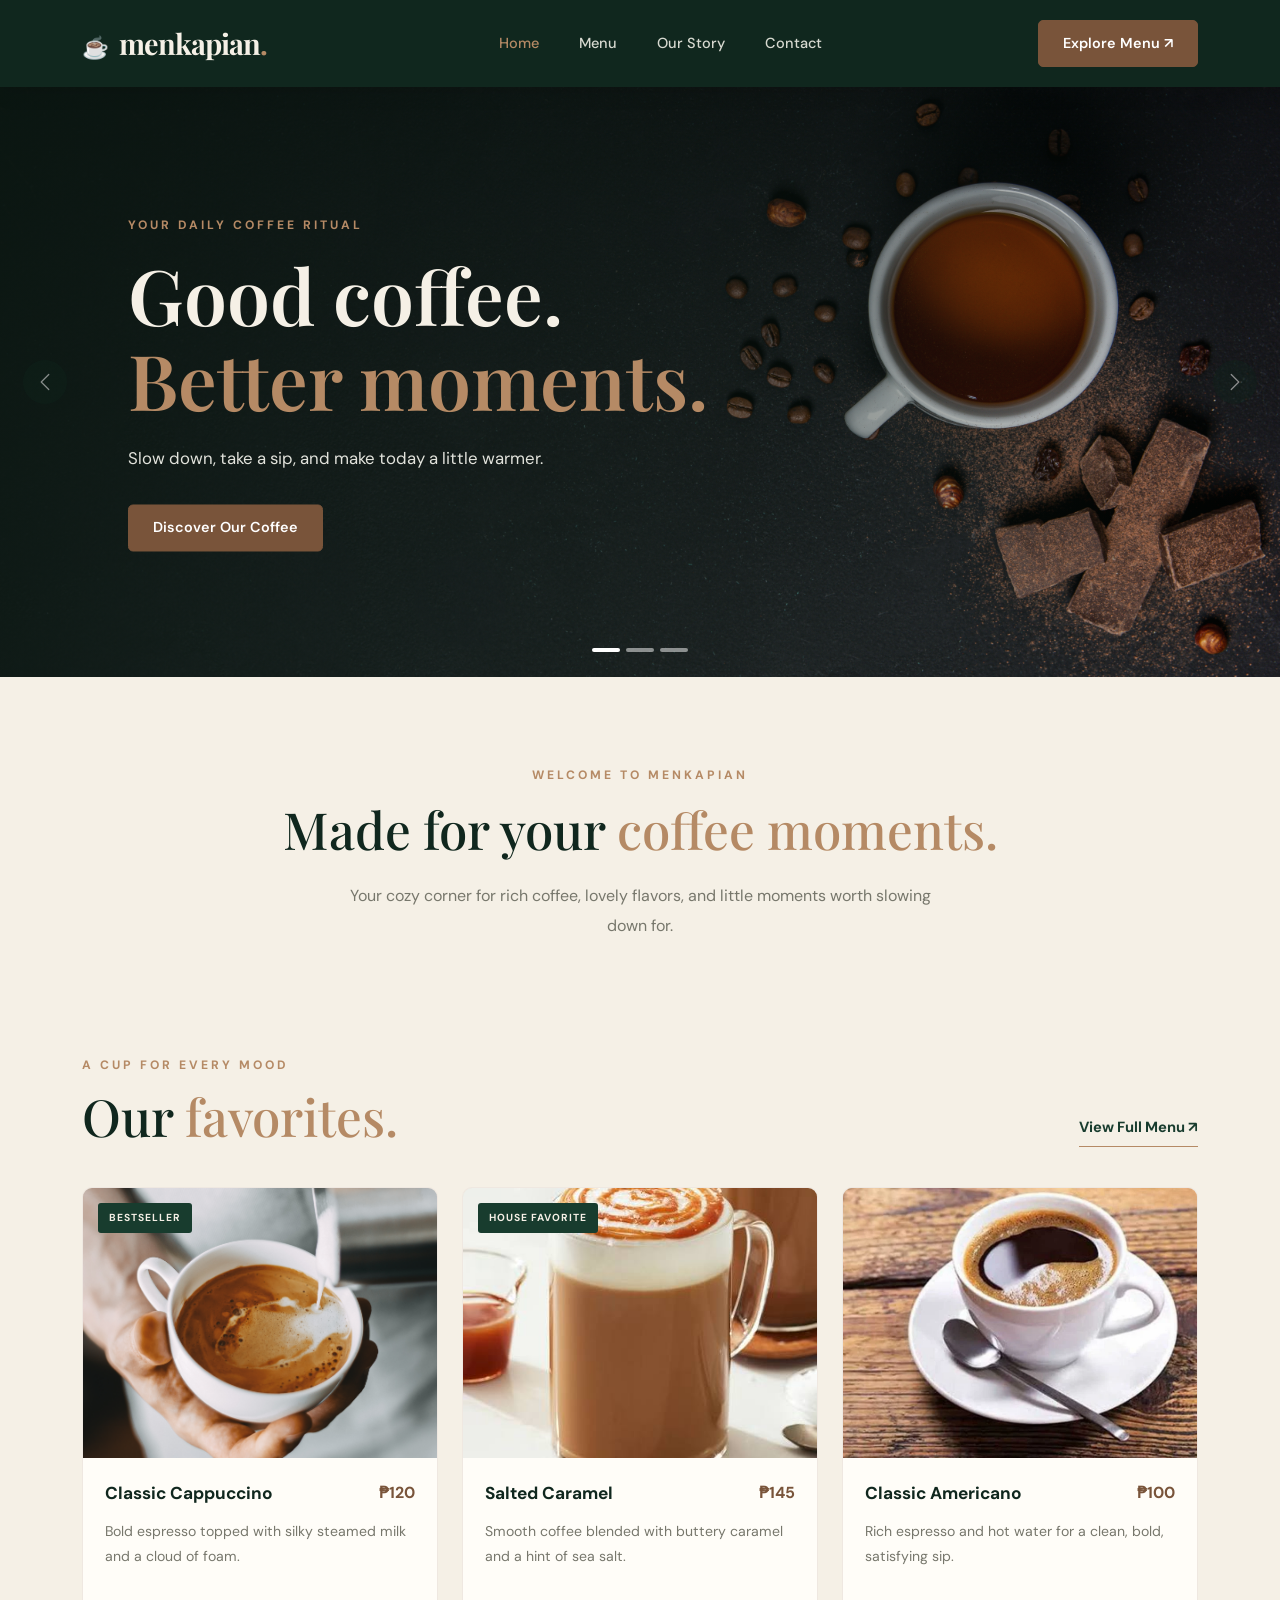
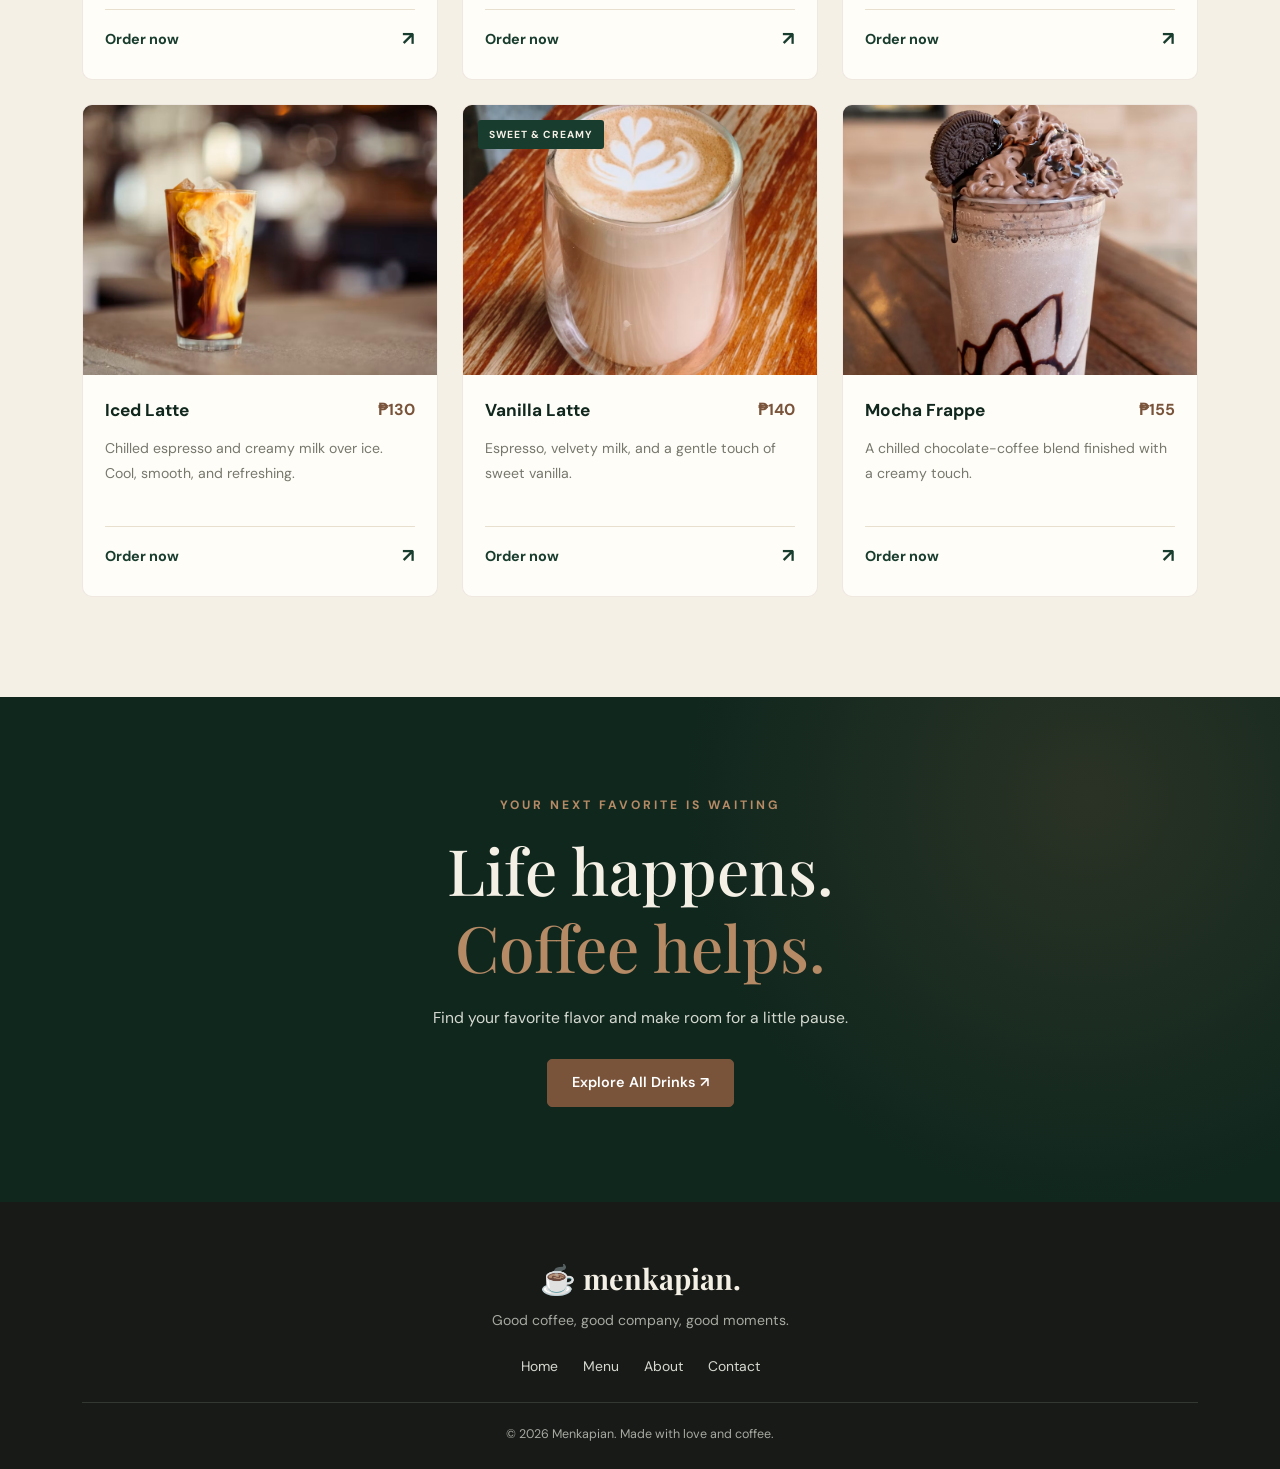
<file: index.html>
<!DOCTYPE html>
<html lang="en">
<head>
    <meta charset="UTF-8">
    <meta name="viewport" content="width=device-width, initial-scale=1.0">

    <title>Menkapian | Coffee & Co.</title>

    <!-- Google Fonts -->
    <link rel="preconnect" href="https://fonts.googleapis.com">
    <link rel="preconnect" href="https://fonts.gstatic.com" crossorigin>
    <link href="https://fonts.googleapis.com/css2?family=DM+Sans:wght@400;500;600;700&family=Playfair+Display:wght@500;600;700&display=swap" rel="stylesheet">

    <!-- Bootstrap CSS -->
    <link href="https://cdn.jsdelivr.net/npm/bootstrap@5.3.3/dist/css/bootstrap.min.css" rel="stylesheet">

    <!-- Custom CSS -->
    <link href="css/css.css" rel="stylesheet">
</head>

<body>

    <!-- NAVIGATION -->
    <nav class="navbar navbar-expand-lg navbar-dark coffee-navbar sticky-top">
        <div class="container">
            <a class="navbar-brand" href="index.html">
                <span class="brand-icon">☕</span> menkapian<span class="brand-dot">.</span>
            </a>

            <button class="navbar-toggler" type="button"
                data-bs-toggle="collapse"
                data-bs-target="#mainNavbar"
                aria-controls="mainNavbar"
                aria-expanded="false"
                aria-label="Toggle navigation">
                <span class="navbar-toggler-icon"></span>
            </button>

            <div class="collapse navbar-collapse" id="mainNavbar">
                <ul class="navbar-nav mx-auto mb-3 mb-lg-0">
                    <li class="nav-item">
                        <a class="nav-link active" href="index.html">Home</a>
                    </li>
                    <li class="nav-item">
                        <a class="nav-link" href="products.html">Menu</a>
                    </li>
                    <li class="nav-item">
                        <a class="nav-link" href="about.html">Our Story</a>
                    </li>
                    <li class="nav-item">
                        <a class="nav-link" href="contact.html">Contact</a>
                    </li>
                </ul>

                <a href="#menu" class="btn btn-coffee">Explore Menu ↗</a>
            </div>
        </div>
    </nav>


    <!-- HERO CAROUSEL -->
    <header id="coffeeCarousel"
        class="carousel slide carousel-fade"
        data-bs-ride="carousel"
        data-bs-interval="5000">

        <div class="carousel-indicators">
            <button type="button" data-bs-target="#coffeeCarousel"
                data-bs-slide-to="0" class="active"
                aria-current="true" aria-label="Slide 1"></button>

            <button type="button" data-bs-target="#coffeeCarousel"
                data-bs-slide-to="1" aria-label="Slide 2"></button>

            <button type="button" data-bs-target="#coffeeCarousel"
                data-bs-slide-to="2" aria-label="Slide 3"></button>
        </div>

        <div class="carousel-inner">

            <div class="carousel-item active">
                <img src="Images/hero.jpg"
                    class="hero-image" alt="Freshly brewed coffee">
                <div class="hero-overlay"></div>

                <div class="carousel-caption hero-caption">
                    <span class="eyebrow">YOUR DAILY COFFEE RITUAL</span>
                    <h1>Good coffee.<br><span>Better moments.</span></h1>
                    <p>Slow down, take a sip, and make today a little warmer.</p>
                    <a href="#menu" class="btn btn-coffee btn-lg">
                        Discover Our Coffee
                    </a>
                </div>
            </div>

            <div class="carousel-item">
                <img src="Images/coffee-machine-filling-two-cups-time.jpg"
                    class="hero-image" alt="Coffee served with roasted coffee beans">
                <div class="hero-overlay"></div>

                <div class="carousel-caption hero-caption">
                    <span class="eyebrow">BREWED WITH CARE</span>
                    <h1>A little warmth<br><span>in every cup.</span></h1>
                    <p>Rich flavors, comforting aromas, and your favorite café moments.</p>
                    <a href="#menu" class="btn btn-coffee btn-lg">
                        Find Your Favorite
                    </a>
                </div>
            </div>

            <div class="carousel-item">
                <img src="Images/coffee-machine-filling-two-cups-time.jpg"
                    class="hero-image" alt="Coffee being freshly prepared">
                <div class="hero-overlay"></div>

                <div class="carousel-caption hero-caption">
                    <span class="eyebrow">MADE FOR COFFEE LOVERS</span>
                    <h1>Your favorite cup.<br><span>Your happy place.</span></h1>
                    <p>From your first morning sip to your afternoon pick-me-up.</p>
                    <a href="#menu" class="btn btn-coffee btn-lg">
                        Browse the Menu
                    </a>
                </div>
            </div>

        </div>

        <button class="carousel-control-prev" type="button"
            data-bs-target="#coffeeCarousel" data-bs-slide="prev"
            aria-label="Previous slide">
            <span class="carousel-control-prev-icon" aria-hidden="true"></span>
        </button>

        <button class="carousel-control-next" type="button"
            data-bs-target="#coffeeCarousel" data-bs-slide="next"
            aria-label="Next slide">
            <span class="carousel-control-next-icon" aria-hidden="true"></span>
        </button>
    </header>


    <!-- INTRODUCTION -->
    <section class="intro-section">
        <div class="container text-center">
            <span class="eyebrow">WELCOME TO MENKAPIAN</span>
            <h2>Made for your <span>coffee moments.</span></h2>
            <p>
                Your cozy corner for rich coffee, lovely flavors,
                and little moments worth slowing down for.
            </p>
        </div>
    </section>


    <!-- COFFEE MENU -->
    <section class="menu-section" id="menu">
        <div class="container">

            <div class="section-heading">
                <div>
                    <span class="eyebrow">A CUP FOR EVERY MOOD</span>
                    <h2>Our <span>favorites.</span></h2>
                </div>

                <a href="products.html" class="text-link">
                    View Full Menu ↗
                </a>
            </div>

            <div class="row g-4">

                <!-- PRODUCT 1 -->
                <div class="col-12 col-sm-6 col-lg-4">
                    <article class="product-card">
                        <div class="product-image-wrap">
                            <span class="product-tag">BESTSELLER</span>
                            <img
                                src="Images/classic-cappuccino.jpg"
                                alt="Classic cappuccino"
                                class="product-image">
                        </div>

                        <div class="product-info">
                            <div class="product-title-row">
                                <h3>Classic Cappuccino</h3>
                                <span class="product-price">₱120</span>
                            </div>
                            <p>Bold espresso topped with silky steamed milk and a cloud of foam.</p>
                            <a href="products.html" class="product-link">
                                Order now <span>↗</span>
                            </a>
                        </div>
                    </article>
                </div>

                <!-- PRODUCT 2 -->
                <div class="col-12 col-sm-6 col-lg-4">
                    <article class="product-card">
                        <div class="product-image-wrap">
                            <span class="product-tag">HOUSE FAVORITE</span>
                            <img
                                src="Images/salted caramel.jpg"
                                alt="Salted caramel coffee"
                                class="product-image">
                        </div>

                        <div class="product-info">
                            <div class="product-title-row">
                                <h3>Salted Caramel</h3>
                                <span class="product-price">₱145</span>
                            </div>
                            <p>Smooth coffee blended with buttery caramel and a hint of sea salt.</p>
                            <a href="products.html" class="product-link">
                                Order now <span>↗</span>
                            </a>
                        </div>
                    </article>
                </div>

                <!-- PRODUCT 3 -->
                <div class="col-12 col-sm-6 col-lg-4">
                    <article class="product-card">
                        <div class="product-image-wrap">
                            <img
                                src="Images/americano.jpg"
                                alt="Freshly brewed Americano"
                                class="product-image">
                        </div>

                        <div class="product-info">
                            <div class="product-title-row">
                                <h3>Classic Americano</h3>
                                <span class="product-price">₱100</span>
                            </div>
                            <p>Rich espresso and hot water for a clean, bold, satisfying sip.</p>
                            <a href="products.html" class="product-link">
                                Order now <span>↗</span>
                            </a>
                        </div>
                    </article>
                </div>

                <!-- PRODUCT 4 -->
                <div class="col-12 col-sm-6 col-lg-4">
                    <article class="product-card">
                        <div class="product-image-wrap">
                            <img
                                src="Images/icedlatte.avif"
                                alt="Iced coffee in a glass"
                                class="product-image">
                        </div>

                        <div class="product-info">
                            <div class="product-title-row">
                                <h3>Iced Latte</h3>
                                <span class="product-price">₱130</span>
                            </div>
                            <p>Chilled espresso and creamy milk over ice. Cool, smooth, and refreshing.</p>
                            <a href="products.html" class="product-link">
                                Order now <span>↗</span>
                            </a>
                        </div>
                    </article>
                </div>

                <!-- PRODUCT 5 -->
                <div class="col-12 col-sm-6 col-lg-4">
                    <article class="product-card">
                        <div class="product-image-wrap">
                            <span class="product-tag">SWEET & CREAMY</span>
                            <img
                                src="Images/vanilla.jpg"
                                alt="Creamy latte with milk foam"
                                class="product-image">
                        </div>

                        <div class="product-info">
                            <div class="product-title-row">
                                <h3>Vanilla Latte</h3>
                                <span class="product-price">₱140</span>
                            </div>
                            <p>Espresso, velvety milk, and a gentle touch of sweet vanilla.</p>
                            <a href="products.html" class="product-link">
                                Order now <span>↗</span>
                            </a>
                        </div>
                    </article>
                </div>

                <!-- PRODUCT 6 -->
                <div class="col-12 col-sm-6 col-lg-4">
                    <article class="product-card">
                        <div class="product-image-wrap">
                            <img
                                src="Images/mocha.jpg"
                                alt="Creamy blended coffee drink"
                                class="product-image">
                        </div>

                        <div class="product-info">
                            <div class="product-title-row">
                                <h3>Mocha Frappe</h3>
                                <span class="product-price">₱155</span>
                            </div>
                            <p>A chilled chocolate-coffee blend finished with a creamy touch.</p>
                            <a href="products.html" class="product-link">
                                Order now <span>↗</span>
                            </a>
                        </div>
                    </article>
                </div>

            </div>
        </div>
    </section>


    <!-- CLOSING BANNER -->
    <section class="coffee-banner">
        <div class="container">
            <span class="eyebrow">YOUR NEXT FAVORITE IS WAITING</span>
            <h2>Life happens.<br><span>Coffee helps.</span></h2>
            <p>Find your favorite flavor and make room for a little pause.</p>
            <a href="products.html" class="btn btn-coffee btn-lg">
                Explore All Drinks ↗
            </a>
        </div>
    </section>


    <!-- FOOTER -->
    <footer class="site-footer">
        <div class="container footer-content">
            <a class="footer-brand" href="index.html">☕ menkapian.</a>
            <p>Good coffee, good company, good moments.</p>
            <div class="footer-links">
                <a href="index.html">Home</a>
                <a href="products.html">Menu</a>
                <a href="about.html">About</a>
                <a href="contact.html">Contact</a>
            </div>
            <p class="copyright">
                © 2026 Menkapian. Made with love and coffee.
            </p>
        </div>
    </footer>


    <!-- Bootstrap JavaScript -->
    <script src="https://cdn.jsdelivr.net/npm/bootstrap@5.3.3/dist/js/bootstrap.bundle.min.js"></script>

</body>
</html>
</file>
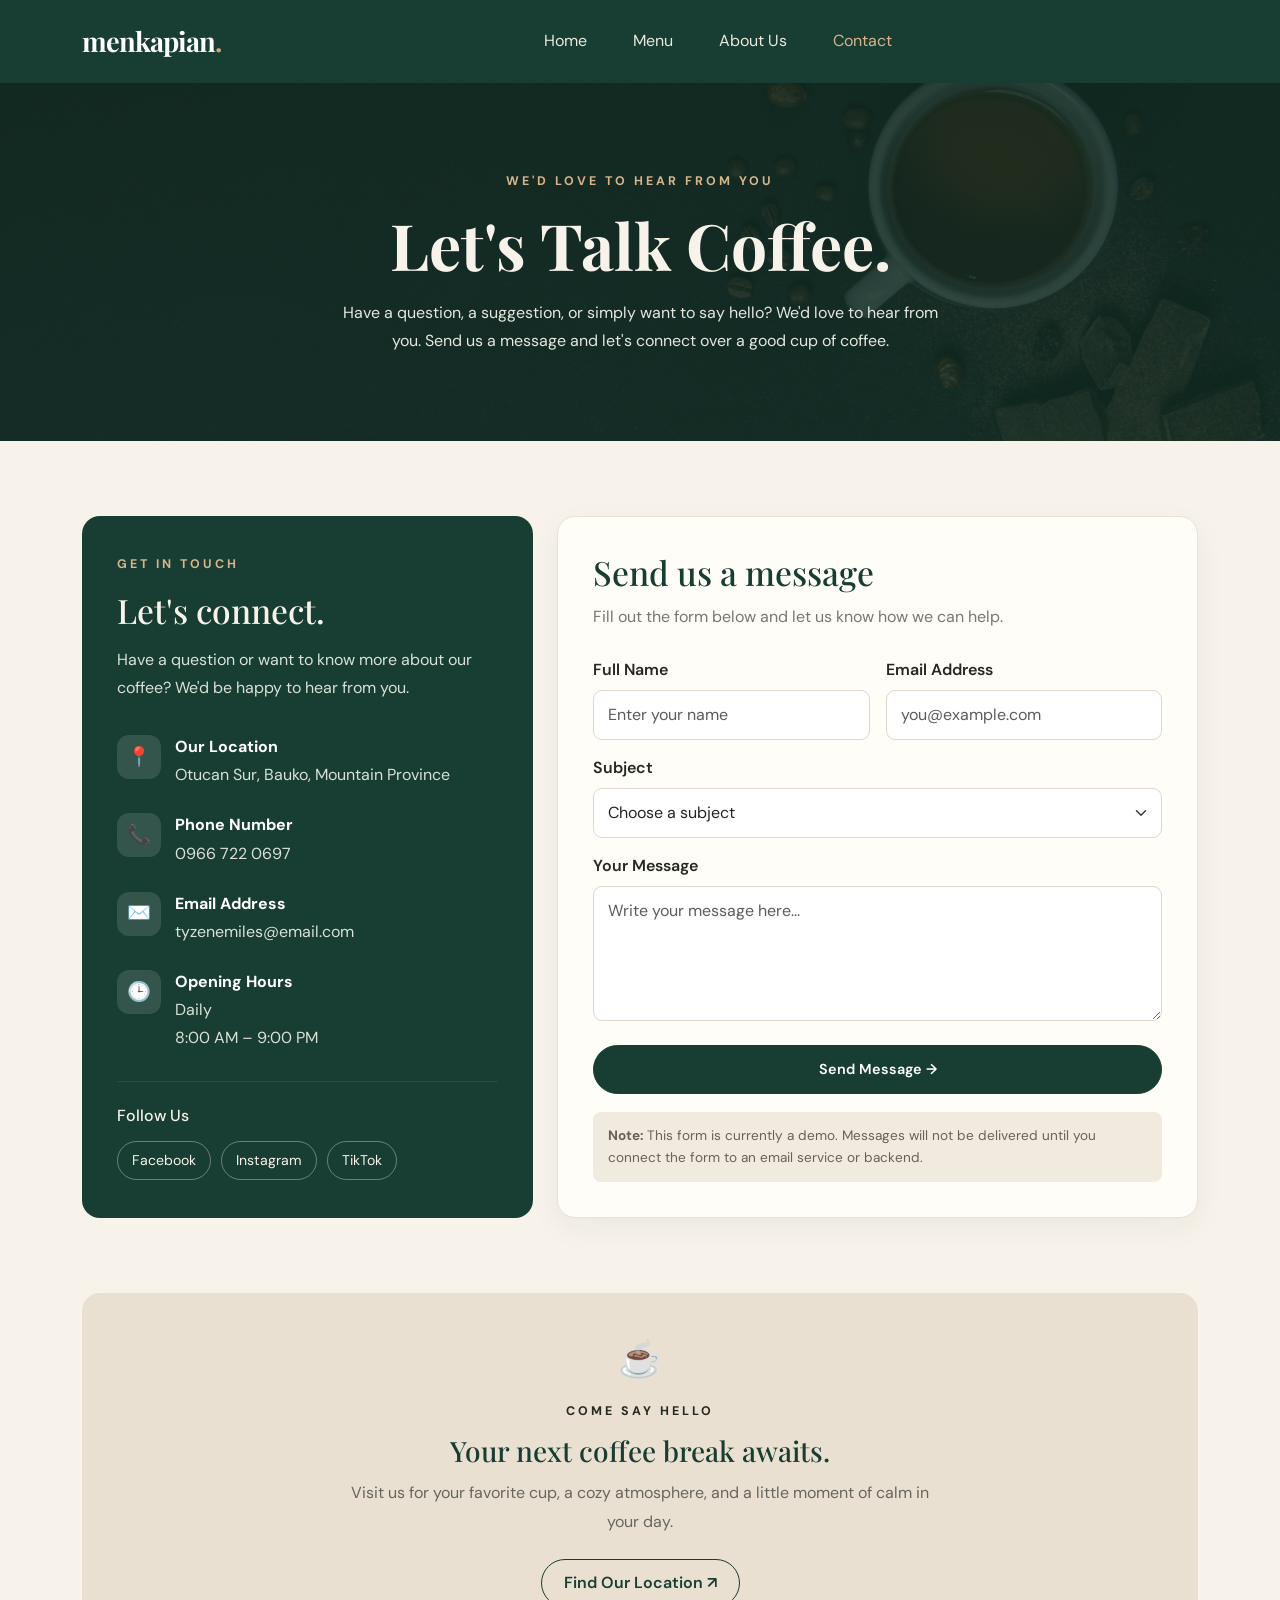
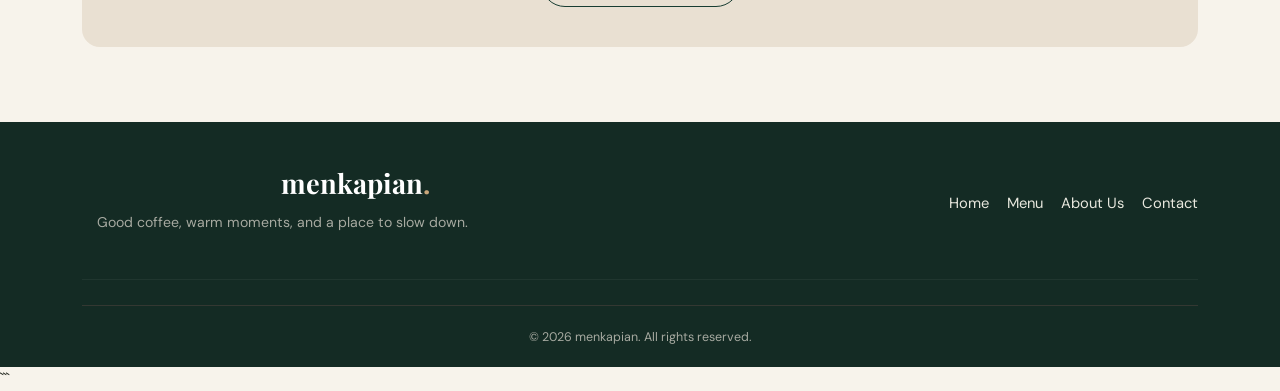
<file: contact.html>
<!DOCTYPE html>
<html lang="en">
<head>
    <meta charset="UTF-8">
    <meta name="viewport" content="width=device-width, initial-scale=1.0">

    <title>Contact Us | menkapian</title>

    <!-- Bootstrap -->
    <link href="https://cdn.jsdelivr.net/npm/bootstrap@5.3.3/dist/css/bootstrap.min.css" rel="stylesheet">

    <!-- Google Fonts -->
    <link href="https://fonts.googleapis.com/css2?family=DM+Sans:wght@400;500;600;700&family=Playfair+Display:wght@500;600;700&display=swap" rel="stylesheet">

    <!-- Main CSS -->
    <link rel="stylesheet" href="css/css.css">

    <style>
        :root {
            --forest: #183d32;
            --forest-light: #285747;
            --coffee: #70452f;
            --cream: #f7f3eb;
            --cream-dark: #e9e0d2;
            --text-dark: #242820;
        }

        * {
            box-sizing: border-box;
        }

        body {
            background: var(--cream);
            color: var(--text-dark);
            font-family: 'DM Sans', sans-serif;
        }

        h1, h2, h3 {
            font-family: 'Playfair Display', serif;
        }

        /* NAVBAR */
        .navbar {
            background: var(--forest);
            padding: 16px 0;
        }

        .navbar-brand {
            font-family: 'Playfair Display', serif;
            font-size: 1.7rem;
            color: white !important;
        }

        .navbar-nav .nav-link {
            color: #e9e9df;
            padding: 9px 15px !important;
            transition: 0.3s;
        }

        .navbar-nav .nav-link:hover,
        .navbar-nav .nav-link.active {
            color: #d6b58d !important;
        }

        /* HERO */
        .contact-hero {
            background:
                linear-gradient(rgba(17, 44, 35, 0.86), rgba(17, 44, 35, 0.88)),
                url('Images/hero.jpg') center/cover no-repeat;
            color: var(--cream);
            text-align: center;
            padding: 85px 20px;
        }

        .hero-label,
        .section-label {
            font-size: 0.78rem;
            font-weight: 700;
            letter-spacing: 3px;
            text-transform: uppercase;
        }

        .hero-label {
            color: #d6b58d;
        }

        .contact-hero h1 {
            font-size: clamp(2.5rem, 5vw, 4rem);
            font-weight: 700;
            margin: 15px 0;
        }

        .contact-hero p {
            max-width: 620px;
            margin: auto;
            color: #e4e8df;
            line-height: 1.8;
        }

        /* MAIN CONTACT AREA */
        .contact-section {
            padding: 75px 0;
        }

        .contact-info {
            height: 100%;
            padding: 35px;
            border-radius: 18px;
            background: var(--forest);
            color: var(--cream);
        }

        .contact-info .section-label {
            color: #d6b58d;
        }

        .contact-info h2 {
            font-size: 2.1rem;
            margin: 15px 0;
        }

        .contact-intro {
            color: #d9e1d9;
            line-height: 1.8;
            margin-bottom: 32px;
        }

        .contact-detail {
            display: flex;
            align-items: flex-start;
            gap: 14px;
            margin-bottom: 25px;
        }

        .contact-icon {
            display: flex;
            align-items: center;
            justify-content: center;
            width: 44px;
            height: 44px;
            min-width: 44px;
            border-radius: 12px;
            background: rgba(255, 255, 255, 0.12);
            font-size: 1.2rem;
        }

        .contact-detail > div:last-child {
            min-width: 0;
            padding-top: 2px;
        }

        .contact-detail h6 {
            font-family: 'DM Sans', sans-serif;
            font-weight: 700;
            margin-bottom: 5px;
            color: white;
        }

        .contact-detail p,
        .contact-detail a {
            color: #d9e1d9;
            margin: 0;
            line-height: 1.7;
            overflow-wrap: anywhere;
            text-decoration: none;
        }

        .contact-detail a:hover {
            color: white;
            text-decoration: underline;
        }

        .contact-divider {
            border-color: rgba(255, 255, 255, 0.3);
            margin: 30px 0 24px;
        }

        .social-links {
            display: flex;
            flex-wrap: wrap;
            gap: 10px;
            margin-top: 15px;
        }

        .social-links a {
            padding: 8px 14px;
            border: 1px solid rgba(255, 255, 255, 0.35);
            border-radius: 30px;
            color: var(--cream);
            text-decoration: none;
            font-size: 0.88rem;
            transition: 0.3s;
        }

        .social-links a:hover {
            background: var(--cream);
            color: var(--forest);
        }

        /* CONTACT FORM */
        .contact-form-card {
            height: 100%;
            padding: 35px;
            background: #fffdf8;
            border: 1px solid var(--cream-dark);
            border-radius: 18px;
            box-shadow: 0 10px 30px rgba(30, 40, 30, 0.05);
        }

        .contact-form-card h2 {
            color: var(--forest);
            font-size: 2.1rem;
            margin-bottom: 10px;
        }

        .form-description {
            color: #77766f;
            line-height: 1.7;
            margin-bottom: 28px;
        }

        .form-label {
            color: var(--text-dark);
            font-weight: 600;
            margin-bottom: 8px;
        }

        .form-control,
        .form-select {
            padding: 12px 14px;
            border: 1px solid #ded8cc;
            border-radius: 9px;
            background-color: white;
            font-family: 'DM Sans', sans-serif;
        }

        .form-control:focus,
        .form-select:focus {
            border-color: var(--forest-light);
            box-shadow: 0 0 0 0.2rem rgba(40, 87, 71, 0.12);
        }

        textarea.form-control {
            min-height: 135px;
            resize: vertical;
        }

        .btn-coffee {
            display: inline-block;
            width: 100%;
            padding: 13px 22px;
            border: 1px solid var(--forest);
            border-radius: 30px;
            background: var(--forest);
            color: white;
            font-weight: 600;
            transition: 0.3s;
        }

        .btn-coffee:hover {
            background: var(--coffee);
            border-color: var(--coffee);
            color: white;
        }

        .form-note {
            margin-top: 18px;
            padding: 13px 15px;
            border-radius: 8px;
            background: #f0eadf;
            color: #686257;
            font-size: 0.85rem;
            line-height: 1.6;
        }

        /* LOCATION BANNER */
        .location-section {
            padding: 0 0 75px;
        }

        .location-card {
            padding: 40px 25px;
            border-radius: 18px;
            background: var(--cream-dark);
            text-align: center;
        }

        .location-icon {
            font-size: 2.2rem;
            margin-bottom: 12px;
        }

        .location-card h3 {
            color: var(--forest);
            margin: 12px 0;
        }

        .location-card p {
            max-width: 600px;
            margin: 0 auto 22px;
            color: #66665e;
            line-height: 1.8;
        }

        .btn-outline-coffee {
            display: inline-block;
            padding: 11px 22px;
            border: 1px solid var(--forest);
            border-radius: 30px;
            color: var(--forest);
            font-weight: 600;
            text-decoration: none;
            transition: 0.3s;
        }

        .btn-outline-coffee:hover {
            background: var(--forest);
            color: white;
        }

        /* FOOTER */
        .site-footer {
            padding: 45px 0 20px;
            background: #142b24;
            color: #e9e9df;
        }

        .footer-brand {
            color: white;
            font-family: 'Playfair Display', serif;
            font-size: 1.7rem;
            margin-bottom: 12px;
        }

        .footer-description {
            max-width: 400px;
            color: #c6cec5;
            line-height: 1.7;
        }

        .footer-links {
            display: flex;
            flex-wrap: wrap;
            justify-content: flex-end;
            gap: 18px;
        }

        .footer-links a {
            color: #e9e9df;
            text-decoration: none;
            font-size: 0.92rem;
        }

        .footer-links a:hover {
            color: #d6b58d;
        }

        .site-footer hr {
            border-color: rgba(255, 255, 255, 0.2);
            margin: 28px 0 18px;
        }

        .copyright {
            color: #bfc8bf;
            font-size: 0.85rem;
        }

        /* RESPONSIVE */
        @media (max-width: 991px) {
            .contact-info,
            .contact-form-card {
                padding: 28px;
            }

            .footer-links {
                justify-content: flex-start;
            }
        }

        @media (max-width: 767px) {
            .contact-hero {
                padding: 60px 18px;
            }

            .contact-section {
                padding: 45px 0;
            }

            .contact-info,
            .contact-form-card {
                padding: 24px 20px;
            }

            .contact-info h2,
            .contact-form-card h2 {
                font-size: 1.8rem;
            }

            .location-section {
                padding-bottom: 45px;
            }
        }
    </style>
</head>

<body>
<!-- NAVBAR -->
<nav class="navbar navbar-expand-lg navbar-dark sticky-top">
    <div class="container position-relative">

        <!-- Logo: Left -->
        <a class="navbar-brand" href="index.html">
            menkapian<span style="color: #c9a77b;">.</span>
        </a>

        <!-- Mobile Toggle -->
        <button class="navbar-toggler" type="button"
                data-bs-toggle="collapse"
                data-bs-target="#mainNavbar"
                aria-controls="mainNavbar"
                aria-expanded="false"
                aria-label="Toggle navigation">
            <span class="navbar-toggler-icon"></span>
        </button>

        <!-- Navigation: Center -->
        <div class="collapse navbar-collapse justify-content-center"
             id="mainNavbar">

            <ul class="navbar-nav mx-auto align-items-lg-center gap-lg-3">
                <li class="nav-item">
                    <a class="nav-link" href="index.html">Home</a>
                </li>

                <li class="nav-item">
                    <a class="nav-link" href="products.html">Menu</a>
                </li>

                <li class="nav-item">
                    <a class="nav-link" href="about.html">About Us</a>
                </li>

                <li class="nav-item">
                    <a class="nav-link active"
                       aria-current="page"
                       href="contact.html">Contact</a>
                </li>
            </ul>

        </div>

    </div>
</nav>

    <!-- HERO -->
    <header class="contact-hero">
        <div class="container">
            <span class="hero-label">WE'D LOVE TO HEAR FROM YOU</span>

            <h1>Let's Talk Coffee.</h1>

            <p>
                Have a question, a suggestion, or simply want to say hello?
                We'd love to hear from you. Send us a message and let's connect
                over a good cup of coffee.
            </p>
        </div>
    </header>


    <!-- CONTACT CONTENT -->
    <main>
        <section class="contact-section">
            <div class="container">
                <div class="row g-4 align-items-stretch">

                    <!-- CONTACT INFORMATION -->
                    <div class="col-lg-5">
                        <div class="contact-info">

                            <span class="section-label">
                                GET IN TOUCH
                            </span>

                            <h2>Let's connect.</h2>

                            <p class="contact-intro">
                                Have a question or want to know more about our
                                coffee? We'd be happy to hear from you.
                            </p>

                            <div class="contact-detail">
                                <div class="contact-icon">📍</div>
                                <div>
                                    <h6>Our Location</h6>
                                    <p>Otucan Sur, Bauko, Mountain Province</p>
                                </div>
                            </div>

                            <div class="contact-detail">
                                <div class="contact-icon">📞</div>
                                <div>
                                    <h6>Phone Number</h6>
                                    <p>
                                        <a href="tel:+639667220697">
                                            0966 722 0697
                                        </a>
                                    </p>
                                </div>
                            </div>

                            <div class="contact-detail">
                                <div class="contact-icon">✉️</div>
                                <div>
                                    <h6>Email Address</h6>
                                    <p>
                                        <a href="mailto:tyzenemiles@email.com">
                                            tyzenemiles@email.com
                                        </a>
                                    </p>
                                </div>
                            </div>

                            <div class="contact-detail">
                                <div class="contact-icon">🕒</div>
                                <div>
                                    <h6>Opening Hours</h6>
                                    <p>Daily</p>
                                    <p>8:00 AM – 9:00 PM</p>
                                </div>
                            </div>

                            <hr class="contact-divider">

                            <h6 class="mb-3">Follow Us</h6>

                            <div class="social-links">
                                <a href="#" target="_blank"
                                   rel="noopener noreferrer">Facebook</a>

                                <a href="#" target="_blank"
                                   rel="noopener noreferrer">Instagram</a>

                                <a href="#" target="_blank"
                                   rel="noopener noreferrer">TikTok</a>
                            </div>

                        </div>
                    </div>


                    <!-- CONTACT FORM -->
                    <div class="col-lg-7">
                        <div class="contact-form-card">

                            <h2>Send us a message</h2>

                            <p class="form-description">
                                Fill out the form below and let us know how
                                we can help.
                            </p>

                            <form id="contactForm">
                                <div class="row g-3">

                                    <div class="col-md-6">
                                        <label for="fullName" class="form-label">
                                            Full Name
                                        </label>

                                        <input type="text"
                                               class="form-control"
                                               id="fullName"
                                               name="fullName"
                                               placeholder="Enter your name"
                                               autocomplete="name"
                                               required>
                                    </div>

                                    <div class="col-md-6">
                                        <label for="email" class="form-label">
                                            Email Address
                                        </label>

                                        <input type="email"
                                               class="form-control"
                                               id="email"
                                               name="email"
                                               placeholder="you@example.com"
                                               autocomplete="email"
                                               required>
                                    </div>

                                    <div class="col-12">
                                        <label for="subject" class="form-label">
                                            Subject
                                        </label>

                                        <select class="form-select"
                                                id="subject"
                                                name="subject"
                                                required>
                                            <option value="" selected disabled>
                                                Choose a subject
                                            </option>
                                            <option value="menu">
                                                Menu Inquiry
                                            </option>
                                            <option value="order">
                                                Order Inquiry
                                            </option>
                                            <option value="feedback">
                                                Feedback or Suggestion
                                            </option>
                                            <option value="partnership">
                                                Business Partnership
                                            </option>
                                            <option value="other">
                                                Other
                                            </option>
                                        </select>
                                    </div>

                                    <div class="col-12">
                                        <label for="message" class="form-label">
                                            Your Message
                                        </label>

                                        <textarea class="form-control"
                                                  id="message"
                                                  name="message"
                                                  placeholder="Write your message here..."
                                                  required></textarea>
                                    </div>

                                    <div class="col-12 mt-4">
                                        <button type="submit"
                                                class="btn-coffee">
                                            Send Message →
                                        </button>
                                    </div>

                                </div>
                            </form>

                            <div class="form-note">
                                <strong>Note:</strong> This form is currently
                                a demo. Messages will not be delivered until
                                you connect the form to an email service or
                                backend.
                            </div>

                        </div>
                    </div>

                </div>
            </div>
        </section>


        <!-- LOCATION BANNER -->
        <section class="location-section">
            <div class="container">
                <div class="location-card">

                    <div class="location-icon">☕</div>

                    <span class="section-label">COME SAY HELLO</span>

                    <h3>Your next coffee break awaits.</h3>

                    <p>
                        Visit us for your favorite cup, a cozy atmosphere,
                        and a little moment of calm in your day.
                    </p>

                    <a href="https://www.google.com/maps/search/?api=1&query=Otucan+Sur+Bauko+Mountain+Province"
                       class="btn-outline-coffee"
                       target="_blank"
                       rel="noopener noreferrer">
                        Find Our Location ↗
                    </a>

                </div>
            </div>
        </section>
    </main>


    <!-- FOOTER -->
    <footer class="site-footer">
        <div class="container">

            <div class="row gy-4 align-items-start">

                <div class="col-md-6">
                    <h3 class="footer-brand">
                        menkapian<span style="color: #c9a77b;">.</span>
                    </h3>

                    <p class="footer-description">
                        Good coffee, warm moments, and a place to slow down.
                    </p>
                </div>

                <div class="col-md-6">
                    <div class="footer-links">
                        <a href="index.html">Home</a>
                        <a href="products.html">Menu</a>
                        <a href="about.html">About Us</a>
                        <a href="contact.html">Contact</a>
                    </div>
                </div>

            </div>

            <hr>

            <p class="copyright mb-0">
                © 2026 menkapian. All rights reserved.
            </p>

        </div>
    </footer>


    <!-- BOOTSTRAP JAVASCRIPT -->
    <script src="https://cdn.jsdelivr.net/npm/bootstrap@5.3.3/dist/js/bootstrap.bundle.min.js"></script>

    <!-- DEMO FORM -->
    <script>
        document.getElementById("contactForm").addEventListener("submit", function(event) {
            event.preventDefault();

            alert(
                "Thank you for contacting menkapian! ☕\n\n" +
                "This is a demo form. Your message has not been sent yet."
            );

            this.reset();
        });
    </script>

</body>
</html>
```
</file>
<file: css/css.css>
:root {
    --forest: #183c2e;
    --forest-light: #254c3a;
    --forest-dark: #10271e;
    --brown: #79543a;
    --brown-light: #b58a65;
    --cream: #f5f0e6;
    --cream-dark: #e9dfce;
    --black: #171a17;
    --text-muted: #77776c;
    --white: #ffffff;
}

* {
    margin: 0;
    padding: 0;
    box-sizing: border-box;
}

html {
    scroll-behavior: smooth;
    scroll-padding-top: 90px;
}

body {
    font-family: "DM Sans", sans-serif;
    background-color: var(--cream);
    color: var(--black);
    overflow-x: hidden;
}

h1, h2, h3, .navbar-brand, .footer-brand {
    font-family: "Playfair Display", serif;
}

a {
    text-decoration: none;
}

img {
    max-width: 100%;
}


/* NAVIGATION */

.coffee-navbar {
    background-color: var(--forest-dark);
    padding: 17px 0;
    box-shadow: 0 4px 20px rgba(0, 0, 0, 0.12);
    z-index: 1000;
}

.navbar-brand {
    font-size: 1.8rem;
    font-weight: 700;
    color: var(--cream) !important;
    letter-spacing: -1px;
}

.brand-icon {
    font-size: 1.35rem;
    margin-right: 5px;
}

.brand-dot {
    color: var(--brown-light);
}

.coffee-navbar .navbar-nav {
    gap: 12px;
}

.coffee-navbar .nav-link {
    color: #d7d9d0;
    font-size: 0.91rem;
    font-weight: 500;
    padding: 10px 14px !important;
    transition: color 0.25s ease;
}

.coffee-navbar .nav-link:hover,
.coffee-navbar .nav-link.active {
    color: var(--brown-light);
}

.navbar-toggler {
    border-color: rgba(245, 240, 230, 0.35);
}

.navbar-toggler:focus {
    box-shadow: 0 0 0 3px rgba(181, 138, 101, 0.25);
}


/* BUTTONS */

.btn-coffee {
    background-color: var(--brown);
    color: var(--white);
    border: 1px solid var(--brown);
    border-radius: 5px;
    padding: 12px 24px;
    font-family: "DM Sans", sans-serif;
    font-size: 0.9rem;
    font-weight: 600;
    transition: all 0.3s ease;
}

.btn-coffee:hover {
    background-color: var(--brown-light);
    border-color: var(--brown-light);
    color: var(--black);
    transform: translateY(-2px);
}

.btn-coffee:focus-visible,
.product-link:focus-visible,
.text-link:focus-visible {
    outline: 2px solid var(--brown-light);
    outline-offset: 4px;
}


/* HERO CAROUSEL */

#coffeeCarousel {
    background-color: var(--black);
}

.hero-image {
    width: 100%;
    height: 590px;
    object-fit: cover;
    object-position: center;
    display: block;
}

.hero-overlay {
    position: absolute;
    inset: 0;
    background: linear-gradient(
        90deg,
        rgba(10, 23, 17, 0.88) 0%,
        rgba(10, 23, 17, 0.64) 45%,
        rgba(10, 23, 17, 0.12) 100%
    );
}

.hero-caption {
    position: absolute;
    top: 50%;
    bottom: auto;
    left: 10%;
    right: 10%;
    transform: translateY(-50%);
    text-align: left;
    padding: 0;
    max-width: 720px;
    margin: 0;
}

.eyebrow {
    display: inline-block;
    color: var(--brown-light);
    font-size: 0.76rem;
    font-weight: 700;
    letter-spacing: 3px;
    margin-bottom: 18px;
}

.hero-caption h1 {
    color: var(--cream);
    font-size: clamp(2.8rem, 6vw, 5rem);
    line-height: 1.1;
    font-weight: 600;
    margin-bottom: 22px;
}

.hero-caption h1 span,
.intro-section h2 span,
.section-heading h2 span,
.coffee-banner h2 span {
    color: var(--brown-light);
}

.hero-caption p {
    color: #e2e3dc;
    font-size: 1.05rem;
    line-height: 1.8;
    max-width: 470px;
    margin-bottom: 30px;
}

.carousel-indicators {
    margin-bottom: 25px;
}

.carousel-indicators [data-bs-target] {
    width: 28px;
    height: 4px;
    border: 0;
    border-radius: 10px;
}

.carousel-control-prev,
.carousel-control-next {
    width: 7%;
}

.carousel-control-prev-icon,
.carousel-control-next-icon {
    background-color: rgba(16, 39, 30, 0.7);
    border-radius: 50%;
    padding: 22px;
    background-size: 45%;
}


/* INTRODUCTION */

.intro-section {
    padding: 85px 20px 75px;
    background-color: var(--cream);
}

.intro-section .eyebrow {
    margin-bottom: 15px;
}

.intro-section h2 {
    font-size: clamp(2rem, 4vw, 3.2rem);
    margin-bottom: 20px;
    color: var(--forest-dark);
}

.intro-section p {
    color: var(--text-muted);
    font-size: 1rem;
    line-height: 1.9;
    max-width: 610px;
    margin: 0 auto;
}


/* MENU SECTION */

.menu-section {
    padding: 35px 0 100px;
    background-color: var(--cream);
}

.section-heading {
    display: flex;
    justify-content: space-between;
    align-items: flex-end;
    gap: 20px;
    margin-bottom: 40px;
}

.section-heading .eyebrow {
    margin-bottom: 12px;
}

.section-heading h2 {
    font-size: clamp(2.2rem, 4vw, 3.3rem);
    color: var(--forest-dark);
    margin: 0;
}

.text-link {
    color: var(--forest);
    font-size: 0.92rem;
    font-weight: 700;
    padding-bottom: 8px;
    border-bottom: 1px solid var(--brown-light);
    transition: color 0.25s ease;
}

.text-link:hover {
    color: var(--brown);
}


/* PRODUCT CARDS */

.product-card {
    height: 100%;
    overflow: hidden;
    background-color: #fffdf8;
    border: 1px solid rgba(121, 84, 58, 0.12);
    border-radius: 10px;
    transition: transform 0.35s ease, box-shadow 0.35s ease;
}

.product-card:hover {
    transform: translateY(-7px);
    box-shadow: 0 18px 40px rgba(24, 60, 46, 0.12);
}

.product-image-wrap {
    height: 270px;
    position: relative;
    overflow: hidden;
    background-color: var(--cream-dark);
}

.product-image {
    width: 100%;
    height: 100%;
    display: block;
    object-fit: cover;
    transition: transform 0.5s ease;
}

.product-card:hover .product-image {
    transform: scale(1.06);
}

.product-tag {
    position: absolute;
    top: 15px;
    left: 15px;
    z-index: 1;
    background-color: var(--forest);
    color: var(--cream);
    padding: 7px 11px;
    border-radius: 3px;
    font-size: 0.64rem;
    font-weight: 700;
    letter-spacing: 1px;
}

.product-info {
    padding: 23px 22px 25px;
}

.product-title-row {
    display: flex;
    justify-content: space-between;
    align-items: flex-start;
    gap: 12px;
    margin-bottom: 12px;
}

.product-title-row h3 {
    font-family: "DM Sans", sans-serif;
    font-size: 1.08rem;
    font-weight: 700;
    color: var(--forest-dark);
    margin: 0;
    line-height: 1.5;
}

.product-price {
    color: var(--brown);
    font-size: 1rem;
    font-weight: 700;
    white-space: nowrap;
}

.product-info p {
    min-height: 72px;
    color: var(--text-muted);
    font-size: 0.88rem;
    line-height: 1.75;
    margin-bottom: 18px;
}

.product-link {
    display: flex;
    align-items: center;
    justify-content: space-between;
    color: var(--forest);
    font-size: 0.9rem;
    font-weight: 700;
    padding-top: 15px;
    border-top: 1px solid var(--cream-dark);
    transition: color 0.25s ease;
}

.product-link span {
    font-size: 1.2rem;
    transition: transform 0.25s ease;
}

.product-link:hover {
    color: var(--brown);
}

.product-link:hover span {
    transform: translate(3px, -3px);
}


/* CLOSING BANNER */

.coffee-banner {
    position: relative;
    overflow: hidden;
    text-align: center;
    padding: 95px 20px;
    background:
        radial-gradient(
            circle at 85% 20%,
            rgba(121, 84, 58, 0.25),
            transparent 35%
        ),
        var(--forest-dark);
}

.coffee-banner h2 {
    font-size: clamp(2.6rem, 5vw, 4.3rem);
    line-height: 1.2;
    color: var(--cream);
    margin-bottom: 20px;
}

.coffee-banner p {
    color: #d5d9d0;
    font-size: 0.98rem;
    margin-bottom: 30px;
}


/* FOOTER */

.site-footer {
    padding: 55px 0 25px;
    text-align: center;
    background-color: var(--black);
    color: var(--cream);
}

.footer-brand {
    display: inline-block;
    font-size: 1.8rem;
    font-weight: 700;
    color: var(--cream);
    margin-bottom: 10px;
}

.footer-brand:hover {
    color: var(--brown-light);
}

.site-footer p {
    color: #a7aaa1;
    font-size: 0.88rem;
}

.footer-links {
    display: flex;
    justify-content: center;
    flex-wrap: wrap;
    gap: 25px;
    margin: 25px 0;
}

.footer-links a {
    color: #d7d9d0;
    font-size: 0.87rem;
    transition: color 0.25s ease;
}

.footer-links a:hover {
    color: var(--brown-light);
}

.site-footer .copyright {
    border-top: 1px solid #343832;
    padding-top: 22px;
    margin: 25px 0 0;
    font-size: 0.78rem;
}


/* RESPONSIVE DESIGN */

@media (max-width: 991.98px) {
    .coffee-navbar .navbar-nav {
        gap: 0;
        padding-top: 15px;
    }

    .coffee-navbar .nav-link {
        padding: 10px 0 !important;
    }

    .coffee-navbar .btn-coffee {
        display: inline-block;
        margin-top: 8px;
        margin-bottom: 12px;
    }

    .hero-image {
        height: 510px;
    }

    .hero-caption {
        left: 9%;
        right: 9%;
    }

    .product-image-wrap {
        height: 250px;
    }
}

@media (max-width: 575.98px) {
    .coffee-navbar {
        padding: 12px 0;
    }

    .navbar-brand {
        font-size: 1.55rem;
    }

    .hero-image {
        height: 480px;
    }

    .hero-overlay {
        background: linear-gradient(
            90deg,
            rgba(10, 23, 17, 0.88),
            rgba(10, 23, 17, 0.55)
        );
    }

    .hero-caption {
        left: 8%;
        right: 8%;
    }

    .hero-caption h1 {
        font-size: 2.65rem;
    }

    .hero-caption p {
        font-size: 0.9rem;
        line-height: 1.7;
    }

    .hero-caption .btn {
        font-size: 0.85rem;
        padding: 11px 17px;
    }

    .carousel-control-prev,
    .carousel-control-next {
        width: 9%;
    }

    .intro-section {
        padding: 65px 20px 55px;
    }

    .menu-section {
        padding: 25px 0 70px;
    }

    .section-heading {
        align-items: flex-start;
        flex-direction: column;
        margin-bottom: 30px;
    }

    .product-image-wrap {
        height: 260px;
    }

    .product-info p {
        min-height: auto;
    }

    .coffee-banner {
        padding: 75px 20px;
    }

    .footer-links {
        gap: 17px;
    }
}


@media (prefers-reduced-motion: reduce) {
    *,
    *::before,
    *::after {
        scroll-behavior: auto !important;
        transition-duration: 0.01ms !important;
        animation-duration: 0.01ms !important;
    }
}
</file>
